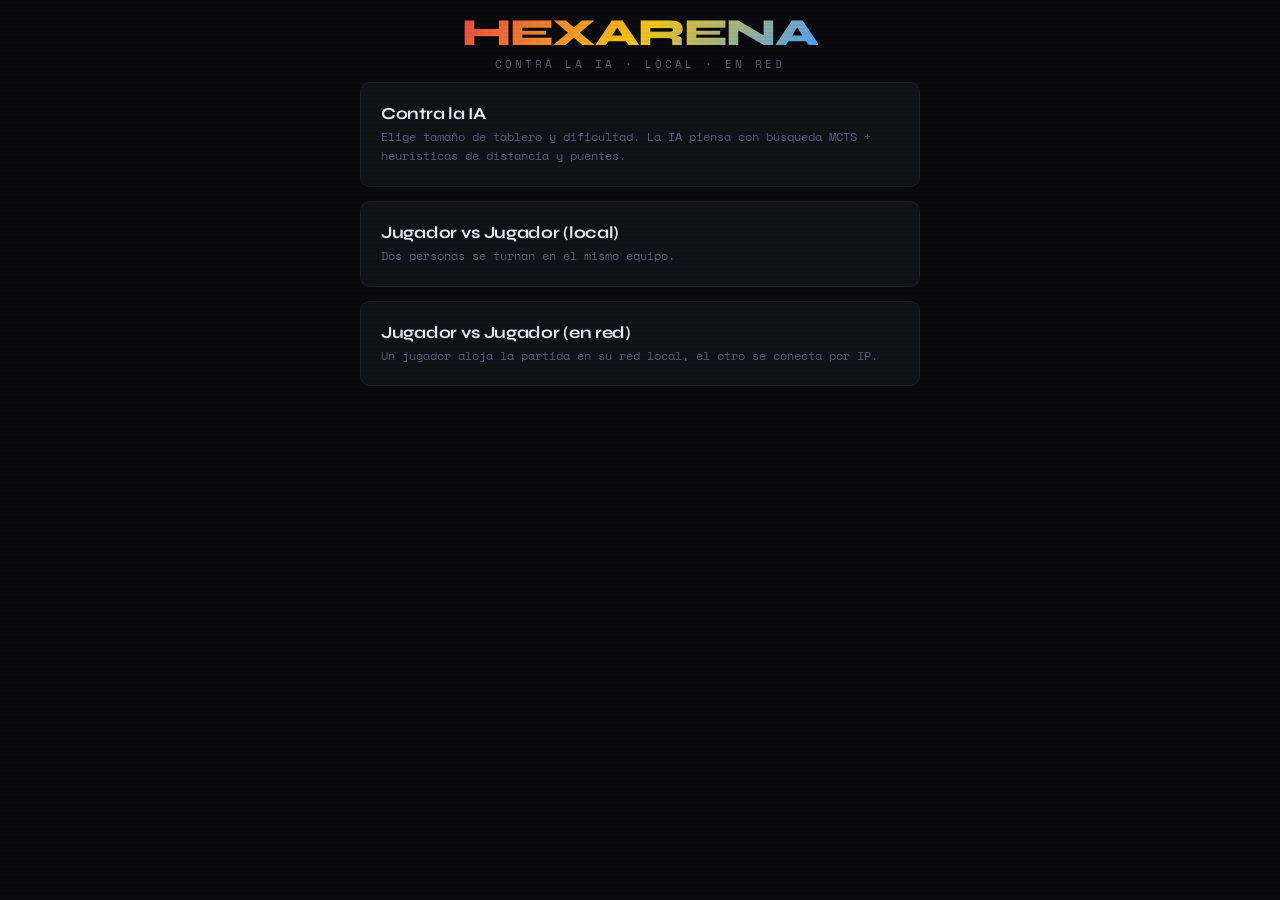
<file: ui/index.html>
<!DOCTYPE html>
<html lang="es">
<head>
<meta charset="UTF-8">
<meta name="viewport" content="width=device-width, initial-scale=1.0">
<title>HexArena</title>
<link rel="stylesheet" href="style.css">
</head>
<body>

<header>
  <h1>HEXARENA</h1>
  <p>Contra la IA · local · en red</p>
</header>

<!-- ══════════════════ MENU ══════════════════ -->
<section id="screen-menu">

  <div id="menu-root" class="mode-cards">
    <div class="mode-card" data-open="ai">
      <h2>Contra la IA</h2>
      <p>Elige tamaño de tablero y dificultad. La IA piensa con búsqueda MCTS + heurísticas de distancia y puentes.</p>
    </div>
    <div class="mode-card" data-open="local">
      <h2>Jugador vs Jugador (local)</h2>
      <p>Dos personas se turnan en el mismo equipo.</p>
    </div>
    <div class="mode-card" data-open="network">
      <h2>Jugador vs Jugador (en red)</h2>
      <p>Un jugador aloja la partida en su red local, el otro se conecta por IP.</p>
    </div>
  </div>

  <!-- --- AI setup --- -->
  <div id="panel-ai" class="panel hidden">
    <h2>Contra la IA</h2>
    <div class="field-row">
      <label>Tamaño</label>
      <select id="ai-size">
        <option value="5">5 × 5</option>
        <option value="7" selected>7 × 7</option>
        <option value="9">9 × 9</option>
        <option value="11">11 × 11</option>
        <option value="13">13 × 13</option>
      </select>
    </div>
    <div class="field-row">
      <label>Dificultad</label>
      <select id="ai-difficulty">
        <option value="easy">Fácil</option>
        <option value="medium" selected>Media</option>
        <option value="hard">Difícil</option>
      </select>
    </div>
    <div class="field-row">
      <label>Juegas como</label>
      <select id="ai-role">
        <option value="1">Rojo (empiezas tú)</option>
        <option value="2">Azul (empieza la IA)</option>
      </select>
    </div>
    <div class="btn-row">
      <button class="primary" id="ai-start">Comenzar partida</button>
    </div>
    <div class="back-link" data-back>← Volver</div>
  </div>

  <!-- --- Local setup --- -->
  <div id="panel-local" class="panel hidden">
    <h2>Jugador vs Jugador (local)</h2>
    <div class="field-row">
      <label>Tamaño</label>
      <select id="local-size">
        <option value="5">5 × 5</option>
        <option value="7" selected>7 × 7</option>
        <option value="9">9 × 9</option>
        <option value="11">11 × 11</option>
        <option value="13">13 × 13</option>
      </select>
    </div>
    <div class="btn-row">
      <button class="primary" id="local-start">Comenzar partida</button>
    </div>
    <div class="back-link" data-back>← Volver</div>
  </div>

  <!-- --- Network setup --- -->
  <div id="panel-network" class="panel hidden">
    <h2>Jugador vs Jugador (en red)</h2>

    <div id="network-choice" class="btn-row">
      <button class="primary" id="network-open-host">Alojar partida</button>
      <button class="secondary" id="network-open-join">Unirse a partida</button>
    </div>

    <div id="network-host" class="hidden">
      <div class="field-row">
        <label>Tamaño</label>
        <select id="host-size">
          <option value="5">5 × 5</option>
          <option value="7" selected>7 × 7</option>
          <option value="9">9 × 9</option>
          <option value="11">11 × 11</option>
          <option value="13">13 × 13</option>
        </select>
      </div>
      <div class="btn-row">
        <button class="primary" id="host-start">Crear partida</button>
      </div>
      <div id="host-info" class="host-info hidden"></div>
    </div>

    <div id="network-join" class="hidden">
      <div class="field-row">
        <label>IP del anfitrión</label>
        <input type="text" id="join-ip" placeholder="192.168.1.23">
      </div>
      <div class="field-row">
        <label>Puerto</label>
        <input type="number" id="join-port" value="51137">
      </div>
      <div class="btn-row">
        <button class="primary" id="join-start">Conectar</button>
      </div>
      <div id="join-status" class="error-text"></div>
    </div>

    <div class="back-link" data-back>← Volver</div>
  </div>

</section>

<!-- ══════════════════ GAME ══════════════════ -->
<section id="screen-game" class="hidden">

  <div class="controls">
    <button class="secondary" id="btn-undo">Deshacer</button>
    <button class="ghost" id="btn-menu">Menú</button>
  </div>

  <div class="legend">
    <div class="legend-item"><div class="legend-dot p1"></div><span id="legend-p1">Rojo — arriba ↔ abajo</span></div>
    <div class="legend-item"><div class="legend-dot p2"></div><span id="legend-p2">Azul — izquierda ↔ derecha</span></div>
  </div>

  <div class="status" id="status">—</div>

  <div class="board-wrap" id="board-wrap">
    <svg class="board-svg" id="board-svg"></svg>
  </div>

  <div class="history-panel">
    <h3>Historial de jugadas</h3>
    <div class="history-list" id="history-list"></div>
  </div>

  <div id="win-modal" class="modal-backdrop hidden">
    <div class="modal-card">
      <h2 id="win-modal-title">—</h2>
      <p class="modal-sub" id="win-modal-sub"></p>
      <div class="modal-actions">
        <button class="primary" id="win-modal-again">Jugar de nuevo</button>
        <button class="ghost" id="win-modal-menu">Menú</button>
      </div>
    </div>
  </div>

</section>

<script src="app.js"></script>
</body>
</html>
</file>
<file: ui/style.css>
@import url('https://fonts.googleapis.com/css2?family=Space+Mono:wght@400;700&family=Syne:wght@400;700;800&display=swap');

*, *::before, *::after { box-sizing: border-box; margin: 0; padding: 0; }

:root {
  --bg:       #0a0a0f;
  --surface:  #111118;
  --surface2: #16161f;
  --border:   #1e1e2e;
  --p1:       #e84545;
  --p1-dim:   #5a1a1a;
  --p1-glow:  rgba(232,69,69,0.35);
  --p2:       #4a9eff;
  --p2-dim:   #0e2a4a;
  --p2-glow:  rgba(74,158,255,0.35);
  --empty:    #1a1a28;
  --empty-h:  #22223a;
  --text:     #e8e8f0;
  --muted:    #5a5a78;
  --accent:   #f5c518;
  --danger:   #ff6b6b;
  --font-head: 'Syne', sans-serif;
  --font-mono: 'Space Mono', monospace;
}

html, body { height: 100%; }

body {
  background: var(--bg);
  color: var(--text);
  font-family: var(--font-mono);
  height: 100vh;
  display: flex;
  flex-direction: column;
  align-items: center;
  padding: 14px 20px 12px;
  overflow-x: hidden;
  overflow-y: auto;
}

body::before {
  content:'';
  position:fixed; inset:0;
  background: repeating-linear-gradient(0deg, transparent, transparent 2px, rgba(0,0,0,0.03) 2px, rgba(0,0,0,0.03) 4px);
  pointer-events:none; z-index:9999;
}

.hidden { display: none !important; }

header {
  text-align: center;
  margin-bottom: 10px;
  flex: 0 0 auto;
  animation: fadeDown .6s ease both;
}

header h1 {
  font-family: var(--font-head);
  font-size: clamp(1.6rem, 4vw, 2.4rem);
  font-weight: 800;
  letter-spacing: -1.5px;
  background: linear-gradient(135deg, var(--p1) 0%, var(--accent) 50%, var(--p2) 100%);
  -webkit-background-clip: text;
  -webkit-text-fill-color: transparent;
  background-clip: text;
  line-height: 1;
}

header p {
  color: var(--muted);
  font-size: .68rem;
  letter-spacing: 3px;
  margin-top: 4px;
  text-transform: uppercase;
}

/* ── shared form controls ── */
label {
  font-size: .68rem;
  color: var(--muted);
  letter-spacing: 2px;
  text-transform: uppercase;
}

select, input[type="text"], input[type="number"], button {
  font-family: var(--font-mono);
  font-size: .82rem;
  border: 1px solid var(--border);
  border-radius: 4px;
  background: var(--surface);
  color: var(--text);
  padding: 9px 14px;
  cursor: pointer;
  transition: border-color .2s, background .2s;
  outline: none;
}

input[type="text"], input[type="number"] { cursor: text; }
select:hover, select:focus, input:hover, input:focus { border-color: var(--muted); }

button.primary {
  background: var(--p1);
  border-color: var(--p1);
  color: #fff;
  font-weight: 700;
}
button.primary:hover { filter: brightness(1.15); }
button.secondary:hover { border-color: var(--p2); color: var(--p2); }
button.ghost {
  background: transparent;
}
button.ghost:hover { border-color: var(--muted); }
button:disabled { opacity: .45; cursor: not-allowed; }

/* ══════════════════════════════════════════════════════════════ */
/* MENU                                                            */
/* ══════════════════════════════════════════════════════════════ */

#screen-menu { width: min(560px, 92vw); animation: fadeUp .5s ease both; }

.mode-cards {
  display: grid;
  gap: 14px;
}

.mode-card {
  background: var(--surface);
  border: 1px solid var(--border);
  border-radius: 10px;
  padding: 20px;
  cursor: pointer;
  transition: border-color .2s, transform .15s;
}

.mode-card:hover { border-color: var(--accent); transform: translateY(-2px); }

.mode-card h2 {
  font-family: var(--font-head);
  font-size: 1.05rem;
  letter-spacing: -.3px;
  margin-bottom: 4px;
}

.mode-card p { color: var(--muted); font-size: .78rem; line-height: 1.5; }

.panel {
  background: var(--surface);
  border: 1px solid var(--border);
  border-radius: 10px;
  padding: 22px;
  margin-top: 16px;
  animation: fadeUp .35s ease both;
}

.panel h2 {
  font-family: var(--font-head);
  font-size: 1rem;
  margin-bottom: 16px;
}

.field-row {
  display: flex;
  align-items: center;
  gap: 12px;
  margin-bottom: 14px;
  flex-wrap: wrap;
}

.field-row label { min-width: 110px; }
.field-row select, .field-row input { flex: 1; min-width: 140px; }

.btn-row {
  display: flex;
  gap: 10px;
  margin-top: 18px;
  flex-wrap: wrap;
}

.back-link {
  display: inline-block;
  margin-top: 14px;
  color: var(--muted);
  font-size: .72rem;
  letter-spacing: 1px;
  text-transform: uppercase;
  cursor: pointer;
  text-decoration: underline;
}
.back-link:hover { color: var(--text); }

.host-info {
  background: var(--surface2);
  border: 1px dashed var(--border);
  border-radius: 8px;
  padding: 14px 16px;
  font-size: .85rem;
  line-height: 1.9;
  margin-top: 10px;
}
.host-info .ip { color: var(--accent); font-weight: 700; }

.waiting-dots::after {
  content: '';
  animation: dots 1.2s steps(4, end) infinite;
}

.error-text { color: var(--danger); font-size: .78rem; margin-top: 8px; }

/* ══════════════════════════════════════════════════════════════ */
/* GAME SCREEN                                                     */
/* ══════════════════════════════════════════════════════════════ */

#screen-game {
  display: flex;
  flex-direction: column;
  align-items: center;
  width: 100%;
  flex: 1 1 auto;
  min-height: 0;
}

.controls {
  display: flex;
  gap: 12px;
  align-items: center;
  flex-wrap: wrap;
  justify-content: center;
  flex: 0 0 auto;
  margin-bottom: 10px;
}

.legend {
  display: flex;
  gap: 24px;
  flex: 0 0 auto;
  margin-bottom: 8px;
}

.legend-item {
  display: flex;
  align-items: center;
  gap: 8px;
  font-size: .68rem;
  letter-spacing: 1.5px;
  text-transform: uppercase;
  color: var(--muted);
}

.legend-dot { width: 14px; height: 14px; border-radius: 50%; }
.legend-dot.p1 { background: var(--p1); box-shadow: 0 0 8px var(--p1-glow); }
.legend-dot.p2 { background: var(--p2); box-shadow: 0 0 8px var(--p2-glow); }

.status {
  font-family: var(--font-head);
  font-size: 1rem;
  font-weight: 700;
  letter-spacing: 1px;
  flex: 0 0 auto;
  margin-bottom: 8px;
  min-height: 24px;
  text-align: center;
}

.status.p1-turn  { color: var(--p1); }
.status.p2-turn  { color: var(--p2); }
.status.thinking { color: var(--accent); }
.status.win-p1   { color: var(--p1); }
.status.win-p2   { color: var(--p2); }
.status.warn     { color: var(--danger); }

.board-wrap {
  position: relative;
  display: flex;
  align-items: center;
  justify-content: center;
  width: 100%;
  flex: 1 1 auto;
  min-height: 0;
  overflow: hidden;
  animation: fadeUp .5s ease both;
}

.board-svg { display: block; filter: drop-shadow(0 0 40px rgba(74,158,255,0.06)); max-width: 100%; max-height: 100%; }

.hex-cell { cursor: pointer; transition: fill .15s; }
.hex-cell polygon { stroke: #2a2a40; stroke-width: 1.5; transition: fill .2s, filter .2s; }
.hex-cell.empty polygon { fill: var(--empty); }
.hex-cell.empty:hover polygon { fill: var(--empty-h); filter: drop-shadow(0 0 6px rgba(255,255,255,0.15)); }
.hex-cell.p1 polygon { fill: var(--p1); filter: drop-shadow(0 0 8px var(--p1-glow)); cursor: default; }
.hex-cell.p2 polygon { fill: var(--p2); filter: drop-shadow(0 0 8px var(--p2-glow)); cursor: default; }
.hex-cell.blocked { cursor: not-allowed; }
.hex-cell.blocked polygon { opacity: .5; }
.hex-cell.win-path polygon { animation: winPulse 1s ease-in-out infinite alternate; }
.hex-cell.p1.win-path polygon { fill: #ff7070; }
.hex-cell.p2.win-path polygon { fill: #80c8ff; }

.edge-top, .edge-bottom { stroke: var(--p1); }
.edge-left, .edge-right { stroke: var(--p2); }

.history-panel {
  flex: 0 0 auto;
  margin-top: 10px;
  background: var(--surface);
  border: 1px solid var(--border);
  border-radius: 8px;
  padding: 10px 16px;
  width: min(460px, 92vw);
}

.history-panel h3 {
  font-family: var(--font-head);
  font-size: .75rem;
  letter-spacing: 3px;
  text-transform: uppercase;
  color: var(--muted);
  margin-bottom: 10px;
}

.history-list { display: flex; flex-wrap: wrap; gap: 6px; max-height: 80px; overflow-y: auto; }
.history-list::-webkit-scrollbar { width: 4px; }
.history-list::-webkit-scrollbar-track { background: transparent; }
.history-list::-webkit-scrollbar-thumb { background: var(--border); border-radius: 2px; }

.move-badge { font-size: .65rem; padding: 3px 8px; border-radius: 3px; letter-spacing: .5px; }
.move-badge.p1 { background: var(--p1-dim); color: var(--p1); }
.move-badge.p2 { background: var(--p2-dim); color: var(--p2); }

/* ── end-of-game modal ── */
.modal-backdrop {
  position: fixed;
  inset: 0;
  background: rgba(5,5,9,0.72);
  backdrop-filter: blur(2px);
  display: flex;
  align-items: center;
  justify-content: center;
  z-index: 1000;
  animation: fadeDown .25s ease both;
}

.modal-card {
  background: var(--surface);
  border: 1px solid var(--border);
  border-radius: 14px;
  padding: 34px 40px;
  text-align: center;
  min-width: 280px;
  box-shadow: 0 24px 70px rgba(0,0,0,0.55);
  animation: popIn .3s cubic-bezier(.34,1.56,.64,1) both;
}

.modal-card h2 {
  font-family: var(--font-head);
  font-size: 1.7rem;
  font-weight: 800;
  letter-spacing: -.5px;
  margin-bottom: 6px;
}

.modal-card h2.win-p1 { color: var(--p1); }
.modal-card h2.win-p2 { color: var(--p2); }

.modal-sub {
  color: var(--muted);
  font-size: .72rem;
  letter-spacing: 2px;
  text-transform: uppercase;
  margin-bottom: 24px;
  min-height: 1em;
}

.modal-actions { display: flex; gap: 10px; justify-content: center; }

.dots::after { content: ''; animation: dots 1.2s steps(4, end) infinite; }

@keyframes dots {
  0%   { content: ''; }
  25%  { content: '.'; }
  50%  { content: '..'; }
  75%  { content: '...'; }
  100% { content: ''; }
}

@keyframes winPulse {
  from { filter: drop-shadow(0 0 6px currentColor) brightness(1); }
  to   { filter: drop-shadow(0 0 18px currentColor) brightness(1.4); }
}

@keyframes fadeDown { from { opacity:0; transform: translateY(-16px); } to { opacity:1; transform: translateY(0); } }
@keyframes fadeUp   { from { opacity:0; transform: translateY(16px); } to { opacity:1; transform: translateY(0); } }

@media (max-width: 500px) {
  body { padding: 16px 8px 32px; }
  .field-row label { min-width: 0; width: 100%; }
}
</file>
